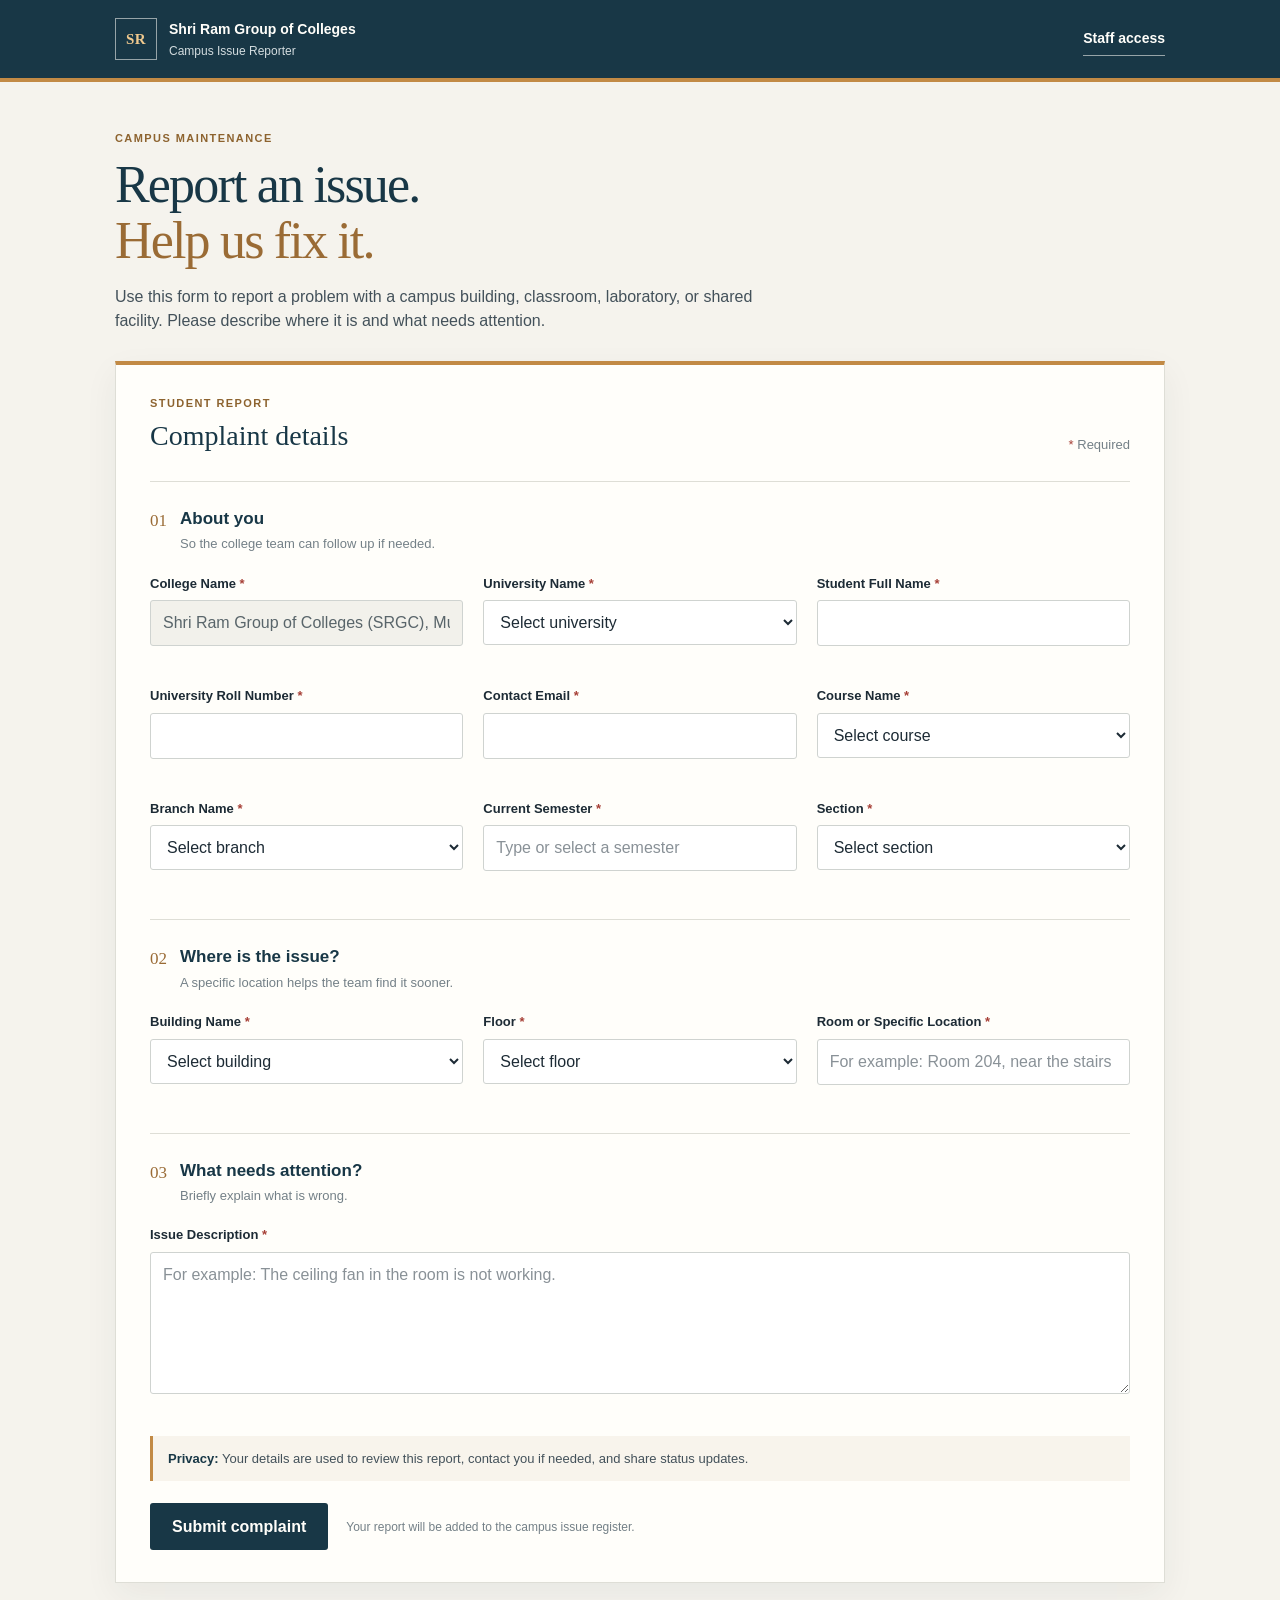
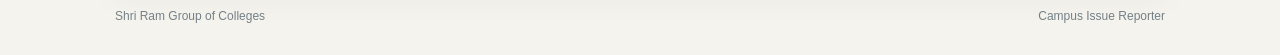
<file: index.html>
<!DOCTYPE html>
<html lang="en">
  <head>
    <meta charset="UTF-8" />
    <meta name="viewport" content="width=device-width, initial-scale=1.0" />
    <meta
      name="description"
      content="Report maintenance and infrastructure issues at Shri Ram Group of Colleges."
    />
    <title>Campus Issue Reporter | SRGC</title>
    <link rel="stylesheet" href="style.css" />
  </head>
  <body>
    <header class="site-header">
      <div class="page-width header-inner">
        <a class="brand" href="index.html" aria-label="Campus Issue Reporter home">
          <span class="brand-mark" aria-hidden="true">SR</span>
          <span class="brand-copy">
            <span class="brand-college">Shri Ram Group of Colleges</span>
            <span class="brand-product">Campus Issue Reporter</span>
          </span>
        </a>
        <a class="header-link" href="admin.html">Staff access</a>
      </div>
    </header>

    <main class="page-width main-content">
      <section class="intro" aria-labelledby="pageTitle">
        <p class="eyebrow">Campus maintenance</p>
        <h1 id="pageTitle">Report an issue.<br /><span>Help us fix it.</span></h1>
        <p class="intro-copy">
          Use this form to report a problem with a campus building, classroom,
          laboratory, or shared facility. Please describe where it is and what
          needs attention.
        </p>
      </section>

      <section class="form-card" aria-labelledby="formTitle">
        <div class="form-heading">
          <div>
            <p class="eyebrow">Student report</p>
            <h2 id="formTitle">Complaint details</h2>
          </div>
          <p class="required-note"><span class="required">*</span> Required</p>
        </div>

        <form id="issueForm" novalidate>
          <section class="form-section" aria-labelledby="studentSectionTitle">
            <div class="section-heading">
              <span class="section-number">01</span>
              <div>
                <h3 id="studentSectionTitle">About you</h3>
                <p>So the college team can follow up if needed.</p>
              </div>
            </div>

            <div class="form-grid">
              <div class="field">
                <label for="collegeName">College Name <span class="required">*</span></label>
                <input
                  id="collegeName"
                  name="collegeName"
                  type="text"
                  maxlength="120"
                  value="Shri Ram Group of Colleges (SRGC), Muzaffernagar"
                  readonly
                  required
                />
                <span class="error-message" data-error-for="collegeName"></span>
              </div>

              <div class="field">
                <label for="universityName">University Name <span class="required">*</span></label>
                <select id="universityName" name="universityName" required>
                  <option value="">Select university</option>
                  <option value="AKTU">AKTU</option>
                  <option value="MAA SHAKUMBHRI">MAA SHAKUMBHRI</option>
                  <option value="Other">Other</option>
                </select>
                <input
                  id="universityNameCustom"
                  type="text"
                  maxlength="80"
                  placeholder="Enter university name"
                  class="custom-input hidden"
                  aria-label="Custom university name"
                />
                <span class="error-message" data-error-for="universityName"></span>
              </div>

              <div class="field">
                <label for="studentName">Student Full Name <span class="required">*</span></label>
                <input id="studentName" name="studentName" type="text" maxlength="80" autocomplete="name" required />
                <span class="error-message" data-error-for="studentName"></span>
              </div>

              <div class="field">
                <label for="rollNumber">University Roll Number <span class="required">*</span></label>
                <input id="rollNumber" name="rollNumber" type="text" maxlength="30" required />
                <span class="error-message" data-error-for="rollNumber"></span>
              </div>

              <div class="field">
                <label for="email">Contact Email <span class="required">*</span></label>
                <input id="email" name="email" type="email" maxlength="100" autocomplete="email" required />
                <span class="error-message" data-error-for="email"></span>
              </div>

              <div class="field">
                <label for="course">Course Name <span class="required">*</span></label>
                <select id="course" name="course" required>
                  <option value="">Select course</option>
                  <option value="B.Tech">B.Tech</option>
                  <option value="B.Arch">B.Arch</option>
                  <option value="Polytechnic">Polytechnic</option>
                  <option value="Other">Other</option>
                </select>
                <input
                  id="courseCustom"
                  type="text"
                  maxlength="60"
                  placeholder="Enter course name"
                  class="custom-input hidden"
                  aria-label="Custom course name"
                />
                <span class="error-message" data-error-for="course"></span>
              </div>

              <div class="field">
                <label for="branch">Branch Name <span class="required">*</span></label>
                <select id="branch" name="branch" required>
                  <option value="">Select branch</option>
                  <option value="CSE">CSE</option>
                  <option value="CSE with AI/ML">CSE with AI/ML</option>
                  <option value="ECE">ECE</option>
                  <option value="Mechanical">Mechanical</option>
                  <option value="Civil">Civil</option>
                  <option value="Other">Other</option>
                </select>
                <input
                  id="branchCustom"
                  type="text"
                  maxlength="60"
                  placeholder="Enter branch name"
                  class="custom-input hidden"
                  aria-label="Custom branch name"
                />
                <span class="error-message" data-error-for="branch"></span>
              </div>

              <div class="field">
                <label for="currentSemester">Current Semester <span class="required">*</span></label>
                <input
                  id="currentSemester"
                  name="currentSemester"
                  type="text"
                  list="semesterOptions"
                  maxlength="20"
                  placeholder="Type or select a semester"
                  required
                />
                <datalist id="semesterOptions">
                  <option value="1 Sem"></option>
                  <option value="2 Sem"></option>
                  <option value="3 Sem"></option>
                  <option value="4 Sem"></option>
                  <option value="5 Sem"></option>
                  <option value="6 Sem"></option>
                  <option value="7 Sem"></option>
                  <option value="8 Sem"></option>
                </datalist>
                <span class="error-message" data-error-for="currentSemester"></span>
              </div>

              <div class="field">
                <label for="section">Section <span class="required">*</span></label>
                <select id="section" name="section" required>
                  <option value="">Select section</option>
                  <option value="Sec-A">Sec-A</option>
                  <option value="Sec-B">Sec-B</option>
                  <option value="Sec-C">Sec-C</option>
                  <option value="Sec-D">Sec-D</option>
                  <option value="Other">Other</option>
                </select>
                <input
                  id="sectionCustom"
                  type="text"
                  maxlength="20"
                  placeholder="Enter section"
                  class="custom-input hidden"
                  aria-label="Custom section name"
                />
                <span class="error-message" data-error-for="section"></span>
              </div>
            </div>
          </section>

          <section class="form-section" aria-labelledby="locationSectionTitle">
            <div class="section-heading">
              <span class="section-number">02</span>
              <div>
                <h3 id="locationSectionTitle">Where is the issue?</h3>
                <p>A specific location helps the team find it sooner.</p>
              </div>
            </div>

            <div class="form-grid">
              <div class="field">
                <label for="building">Building Name <span class="required">*</span></label>
                <select id="building" name="building" required>
                  <option value="">Select building</option>
                  <option value="Engineering Block">Engineering</option>
                  <option value="Architecture Block">Architecture</option>
                  <option value="Administrative Block">Administrative</option>
                  <option value="Library Block">Library</option>
                  <option value="Hostel Block">Hostel</option>
                  <option value="Workshop Block">Workshop</option>
                  <option value="Other">Other</option>
                </select>
                <input
                  id="buildingCustom"
                  type="text"
                  maxlength="60"
                  placeholder="Enter building name"
                  class="custom-input hidden"
                  aria-label="Custom building name"
                />
                <span class="error-message" data-error-for="building"></span>
              </div>

              <div class="field">
                <label for="floor">Floor <span class="required">*</span></label>
                <select id="floor" name="floor" required>
                  <option value="">Select floor</option>
                  <option value="Ground Floor">Ground Floor</option>
                  <option value="First Floor">First Floor</option>
                  <option value="Second Floor">Second Floor</option>
                  <option value="Third Floor">Third Floor</option>
                  <option value="Fourth Floor">Fourth Floor</option>
                  <option value="Other">Other</option>
                </select>
                <input
                  id="floorCustom"
                  type="text"
                  maxlength="40"
                  placeholder="Enter floor or level"
                  class="custom-input hidden"
                  aria-label="Custom floor"
                />
                <span class="error-message" data-error-for="floor"></span>
              </div>

              <div class="field">
                <label for="roomNumber">Room or Specific Location <span class="required">*</span></label>
                <input
                  id="roomNumber"
                  name="roomNumber"
                  type="text"
                  maxlength="80"
                  placeholder="For example: Room 204, near the stairs"
                  required
                />
                <span class="error-message" data-error-for="roomNumber"></span>
              </div>
            </div>
          </section>

          <section class="form-section last-section" aria-labelledby="issueSectionTitle">
            <div class="section-heading">
              <span class="section-number">03</span>
              <div>
                <h3 id="issueSectionTitle">What needs attention?</h3>
                <p>Briefly explain what is wrong.</p>
              </div>
            </div>

            <div class="field">
              <label for="issueDescription">Issue Description <span class="required">*</span></label>
              <textarea
                id="issueDescription"
                name="issueDescription"
                rows="5"
                maxlength="1000"
                placeholder="For example: The ceiling fan in the room is not working."
                required
              ></textarea>
              <span class="error-message" data-error-for="issueDescription"></span>
            </div>

            <div class="privacy-note">
              <strong>Privacy:</strong> Your details are used to review this report,
              contact you if needed, and share status updates.
            </div>

            <div class="form-footer">
              <button id="submitBtn" type="submit" class="primary-btn">Submit complaint</button>
              <p class="submit-hint">Your report will be added to the campus issue register.</p>
            </div>
            <div id="formMessage" class="form-message" aria-live="polite"></div>
          </section>
        </form>
      </section>

      <footer class="site-footer">
        <span>Shri Ram Group of Colleges</span>
        <span>Campus Issue Reporter</span>
      </footer>
    </main>

    <script src="script.js"></script>
  </body>
</html>
</file>
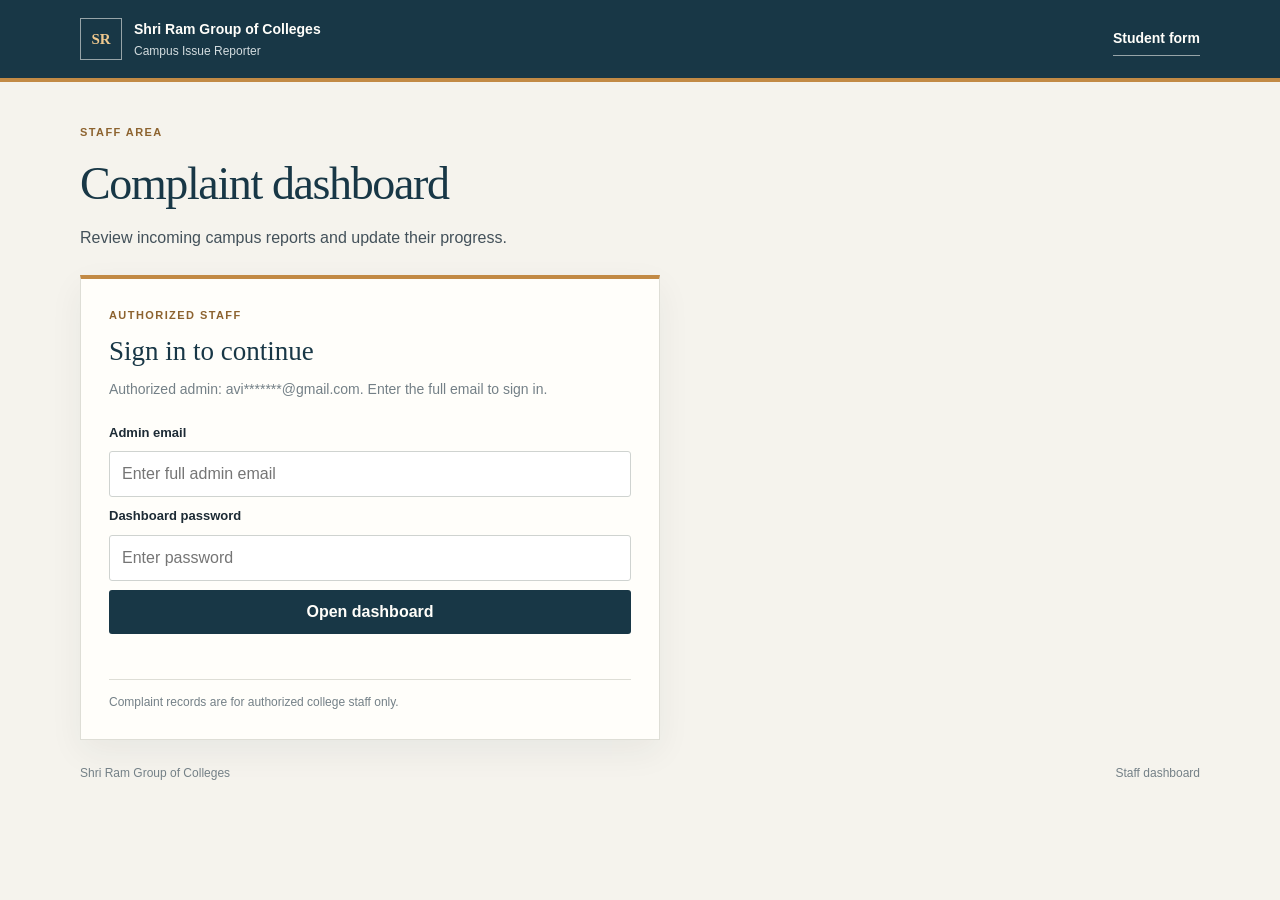
<file: admin.html>
<!DOCTYPE html>
<html lang="en">
  <head>
    <meta charset="UTF-8" />
    <meta name="viewport" content="width=device-width, initial-scale=1.0" />
    <meta name="robots" content="noindex, nofollow" />
    <title>Staff Dashboard | Campus Issue Reporter</title>
    <link rel="stylesheet" href="admin.css" />
  </head>
  <body>
    <header class="site-header">
      <div class="page-width header-inner">
        <a class="brand" href="index.html" aria-label="Campus Issue Reporter home">
          <span class="brand-mark" aria-hidden="true">SR</span>
          <span class="brand-copy">
            <span class="brand-college">Shri Ram Group of Colleges</span>
            <span class="brand-product">Campus Issue Reporter</span>
          </span>
        </a>
        <a class="header-link" href="index.html">Student form</a>
      </div>
    </header>

    <main class="page-width main-content">
      <section class="page-intro">
        <p class="eyebrow">Staff area</p>
        <h1>Complaint dashboard</h1>
        <p>Review incoming campus reports and update their progress.</p>
      </section>

      <section class="login-card" id="authCard">
        <div class="card-heading">
          <p class="eyebrow">Authorized staff</p>
          <h2>Sign in to continue</h2>
          <p>Authorized admin: avi*******@gmail.com. Enter the full email to sign in.</p>
        </div>
        <div class="login-box">
          <label for="adminEmail">Admin email</label>
          <input
            id="adminEmail"
            type="email"
            autocomplete="username"
            placeholder="Enter full admin email"
          />
          <label for="adminPassword">Dashboard password</label>
          <input
            id="adminPassword"
            type="password"
            autocomplete="current-password"
            placeholder="Enter password"
          />
          <button id="loginBtn" class="primary-btn" type="button">Open dashboard</button>
          <p id="loginError" class="login-error" aria-live="polite"></p>
        </div>
        <p class="access-note">
          Complaint records are for authorized college staff only.
        </p>
      </section>

      <section id="dashboardSection" class="dashboard hidden">
        <div class="dashboard-heading">
          <div>
            <p class="eyebrow">Issue register</p>
            <h2>Submitted complaints</h2>
            <p>Use the status menu to record the latest progress.</p>
          </div>
          <div class="dashboard-actions">
            <button
              id="filterToggleBtn"
              class="secondary-btn"
              type="button"
              aria-expanded="false"
              aria-controls="filterPanel"
            >
              Filter <span id="activeFilterCount" class="filter-count" aria-live="polite"></span>
            </button>
            <button id="refreshBtn" class="secondary-btn" type="button">Refresh list</button>
          </div>
        </div>

        <section id="filterPanel" class="filter-card hidden" aria-labelledby="filterTitle">
          <div class="filter-heading">
            <div>
              <h3 id="filterTitle">Filter complaints</h3>
              <p>Choose an option or type a value. Filters work together.</p>
            </div>
            <p id="complaintCount" class="complaint-count" aria-live="polite"></p>
          </div>
          <div class="filter-grid">
            <div class="filter-field filter-search">
              <label for="complaintSearch">Search all details</label>
              <input
                id="complaintSearch"
                type="search"
                placeholder="ID, student, roll number, issue..."
              />
            </div>
            <div class="filter-field">
              <label for="universityFilter">University</label>
              <select id="universityFilter">
                <option value="">All universities</option>
                <option value="AKTU">AKTU</option>
                <option value="MAA SHAKUMBHRI">MAA SHAKUMBHRI</option>
                <option value="Other">Other</option>
              </select>
            </div>
            <div class="filter-field">
              <label for="buildingFilter">Building</label>
              <select id="buildingFilter">
                <option value="">All buildings</option>
                <option value="Engineering Block">Engineering</option>
                <option value="Architecture Block">Architecture</option>
                <option value="Administrative Block">Administrative</option>
                <option value="Library Block">Library</option>
                <option value="Hostel Block">Hostel</option>
                <option value="Workshop Block">Workshop</option>
                <option value="Other">Other</option>
              </select>
            </div>
            <div class="filter-field">
              <label for="floorFilter">Floor</label>
              <select id="floorFilter">
                <option value="">All floors</option>
                <option value="Ground Floor">Ground Floor</option>
                <option value="First Floor">First Floor</option>
                <option value="Second Floor">Second Floor</option>
                <option value="Third Floor">Third Floor</option>
                <option value="Fourth Floor">Fourth Floor</option>
                <option value="Other">Other</option>
              </select>
            </div>
            <div class="filter-field">
              <label for="roomFilter">Room / location</label>
              <input id="roomFilter" type="search" list="roomOptions" placeholder="All rooms / locations" />
              <datalist id="roomOptions"></datalist>
            </div>
            <div class="filter-field">
              <label for="submittedFromFilter">Submitted from</label>
              <input id="submittedFromFilter" type="date" />
            </div>
            <div class="filter-field">
              <label for="submittedToFilter">Submitted to</label>
              <input id="submittedToFilter" type="date" />
            </div>
            <div class="filter-actions">
              <button id="clearFiltersBtn" class="secondary-btn" type="button">Clear filters</button>
            </div>
          </div>
          <p id="filterResultCount" class="filter-result-count" aria-live="polite"></p>
        </section>

        <div class="table-card">
          <div class="table-scroll">
            <table>
              <thead>
                <tr>
                  <th scope="col">Complaint ID</th>
                  <th scope="col">Student</th>
                  <th scope="col">Roll number</th>
                  <th scope="col">Semester</th>
                  <th scope="col">Location</th>
                  <th scope="col">Issue</th>
                  <th scope="col">Submitted</th>
                  <th scope="col">Status</th>
                  <th scope="col">Update status</th>
                </tr>
              </thead>
              <tbody id="complaintsTableBody">
                <tr>
                  <td colspan="9" class="empty-state">Log in to load complaints.</td>
                </tr>
              </tbody>
            </table>
          </div>
        </div>
      </section>

      <footer class="site-footer">
        <span>Shri Ram Group of Colleges</span>
        <span>Staff dashboard</span>
      </footer>
    </main>

    <script src="admin.js"></script>
  </body>
</html>
</file>
<file: style.css>
:root {
  --ink: #1d2b35;
  --ink-soft: #43515a;
  --muted: #748087;
  --paper: #f5f3ed;
  --white: #fffefa;
  --line: #deded6;
  --navy: #183746;
  --navy-dark: #122c39;
  --gold: #c28a45;
  --gold-pale: #f4eadb;
  --error: #a63e35;
  --success: #286044;
  --shadow: 0 12px 32px rgba(29, 43, 53, 0.06);
}

* {
  box-sizing: border-box;
}

html {
  scroll-behavior: smooth;
}

body {
  margin: 0;
  background: var(--paper);
  color: var(--ink);
  font-family: "Segoe UI", Arial, sans-serif;
  line-height: 1.5;
}

button,
input,
select,
textarea {
  font: inherit;
}

.page-width {
  width: min(1050px, calc(100% - 40px));
  margin: 0 auto;
}

.site-header {
  background: var(--navy);
  color: var(--white);
  border-bottom: 4px solid var(--gold);
}

.header-inner {
  min-height: 78px;
  display: flex;
  align-items: center;
  justify-content: space-between;
  gap: 20px;
}

.brand {
  display: flex;
  align-items: center;
  gap: 12px;
  color: inherit;
  text-decoration: none;
}

.brand-mark {
  width: 42px;
  height: 42px;
  display: grid;
  place-items: center;
  border: 1px solid rgba(255, 254, 250, 0.55);
  color: #f0c98e;
  font-family: Georgia, "Times New Roman", serif;
  font-size: 15px;
  font-weight: 700;
  letter-spacing: 0.03em;
}

.brand-copy,
.brand-college,
.brand-product {
  display: block;
}

.brand-college {
  font-size: 14px;
  font-weight: 700;
}

.brand-product {
  margin-top: 2px;
  color: #d3dcdf;
  font-size: 12px;
}

.header-link {
  color: var(--white);
  border-bottom: 1px solid rgba(255, 254, 250, 0.55);
  padding: 6px 0;
  text-decoration: none;
  font-size: 14px;
  font-weight: 600;
}

.header-link:hover,
.header-link:focus-visible {
  color: #f0c98e;
}

.main-content {
  padding-top: 48px;
}

.intro {
  max-width: 720px;
  margin-bottom: 28px;
}

.eyebrow {
  margin: 0 0 10px;
  color: #8d632f;
  font-size: 11px;
  font-weight: 800;
  letter-spacing: 0.13em;
  text-transform: uppercase;
}

.intro h1 {
  margin: 0;
  color: var(--navy);
  font-family: Georgia, "Times New Roman", serif;
  font-size: clamp(36px, 5vw, 52px);
  font-weight: 400;
  letter-spacing: -0.035em;
  line-height: 1.08;
}

.intro h1 span {
  color: #9a6b35;
}

.intro-copy {
  max-width: 650px;
  margin: 16px 0 0;
  color: var(--ink-soft);
  font-size: 16px;
}

.form-card {
  padding: 30px 34px 32px;
  border: 1px solid var(--line);
  border-top: 4px solid var(--gold);
  background: var(--white);
  box-shadow: var(--shadow);
}

.form-heading {
  display: flex;
  align-items: flex-end;
  justify-content: space-between;
  gap: 16px;
  padding-bottom: 24px;
  border-bottom: 1px solid var(--line);
}

.form-heading .eyebrow {
  margin-bottom: 4px;
}

.form-heading h2 {
  margin: 0;
  color: var(--navy);
  font-family: Georgia, "Times New Roman", serif;
  font-size: 28px;
  font-weight: 400;
}

.required-note {
  margin: 0 0 3px;
  color: var(--muted);
  font-size: 13px;
}

.required {
  color: var(--error);
}

.form-section {
  padding: 26px 0;
  border-bottom: 1px solid var(--line);
}

.last-section {
  padding-bottom: 0;
  border-bottom: 0;
}

.section-heading {
  display: flex;
  align-items: flex-start;
  gap: 13px;
  margin-bottom: 20px;
}

.section-number {
  flex: 0 0 auto;
  color: #9a6b35;
  font-family: Georgia, "Times New Roman", serif;
  font-size: 17px;
}

.section-heading h3 {
  margin: 0;
  color: var(--navy);
  font-size: 17px;
  line-height: 1.3;
}

.section-heading p {
  margin: 4px 0 0;
  color: var(--muted);
  font-size: 13px;
}

.form-grid {
  display: grid;
  grid-template-columns: repeat(3, minmax(0, 1fr));
  gap: 18px 20px;
}

.field {
  min-width: 0;
  display: flex;
  flex-direction: column;
  gap: 7px;
}

.field label {
  color: var(--ink);
  font-size: 13px;
  font-weight: 700;
}

input,
select,
textarea {
  width: 100%;
  min-height: 45px;
  padding: 10px 12px;
  border: 1px solid #cfd3d0;
  border-radius: 3px;
  background: #fff;
  color: var(--ink);
}

#currentSemester {
  color-scheme: light;
}

#semesterOptions option {
  background-color: #fff;
  color: var(--ink);
}

input[readonly] {
  background: #f2f1eb;
  color: #59656a;
}

input::placeholder,
textarea::placeholder {
  color: #899197;
}

input:focus,
select:focus,
textarea:focus {
  border-color: var(--navy);
  outline: 3px solid rgba(24, 55, 70, 0.13);
  outline-offset: 1px;
}

textarea {
  min-height: 132px;
  resize: vertical;
}

.custom-input {
  margin-top: 2px;
}

.hidden {
  display: none;
}

.error-message {
  min-height: 15px;
  color: var(--error);
  font-size: 12px;
  line-height: 1.25;
}

.input-error {
  border-color: var(--error) !important;
  outline: 2px solid rgba(166, 62, 53, 0.12);
}

.privacy-note {
  margin-top: 20px;
  padding: 13px 15px;
  border-left: 3px solid var(--gold);
  background: #f8f4ec;
  color: var(--ink-soft);
  font-size: 13px;
}

.privacy-note strong {
  color: var(--navy);
}

.form-footer {
  display: flex;
  align-items: center;
  gap: 18px;
  margin-top: 22px;
}

.primary-btn {
  min-height: 47px;
  padding: 11px 22px;
  border: 0;
  border-radius: 3px;
  background: var(--navy);
  color: var(--white);
  cursor: pointer;
  font-weight: 700;
  transition: background-color 140ms ease;
}

.primary-btn:hover:not(:disabled) {
  background: var(--navy-dark);
}

.primary-btn:focus-visible,
.header-link:focus-visible {
  outline: 3px solid #d5a25e;
  outline-offset: 3px;
}

.primary-btn:disabled {
  cursor: wait;
  opacity: 0.7;
}

.submit-hint {
  margin: 0;
  color: var(--muted);
  font-size: 12px;
}

.form-message {
  display: none;
  margin-top: 16px;
  padding: 12px 14px;
  border-left: 3px solid currentColor;
  font-size: 14px;
  font-weight: 600;
}

.form-message.success {
  display: block;
  background: #edf5ef;
  color: var(--success);
}

.form-message.error {
  display: block;
  background: #fbefed;
  color: var(--error);
}

.site-footer {
  display: flex;
  justify-content: space-between;
  gap: 16px;
  padding: 24px 0 30px;
  color: var(--muted);
  font-size: 12px;
}

@media (max-width: 850px) {
  .form-grid {
    grid-template-columns: repeat(2, minmax(0, 1fr));
  }
}

@media (max-width: 600px) {
  .page-width {
    width: min(100% - 28px, 520px);
  }

  .header-inner {
    min-height: 70px;
  }

  .brand-mark {
    width: 38px;
    height: 38px;
  }

  .brand-college {
    max-width: 210px;
    font-size: 12px;
  }

  .brand-product {
    font-size: 11px;
  }

  .header-link {
    font-size: 12px;
  }

  .main-content {
    padding-top: 34px;
  }

  .intro {
    margin-bottom: 22px;
  }

  .intro h1 {
    font-size: 39px;
  }

  .intro-copy {
    font-size: 14px;
  }

  .form-card {
    padding: 23px 18px;
  }

  .form-heading {
    align-items: flex-start;
  }

  .form-heading h2 {
    font-size: 24px;
  }

  .form-grid {
    grid-template-columns: 1fr;
    gap: 12px;
  }

  .field {
    gap: 5px;
  }

  .form-footer {
    align-items: flex-start;
    flex-direction: column;
    gap: 10px;
  }

  .primary-btn {
    width: 100%;
  }
}
</file>
<file: admin.css>
:root {
  --ink: #1d2b35;
  --ink-soft: #43515a;
  --muted: #748087;
  --paper: #f5f3ed;
  --white: #fffefa;
  --line: #deded6;
  --navy: #183746;
  --navy-dark: #122c39;
  --gold: #c28a45;
  --error: #a63e35;
  --success: #286044;
  --shadow: 0 12px 32px rgba(29, 43, 53, 0.06);
}

* {
  box-sizing: border-box;
}

body {
  margin: 0;
  background: var(--paper);
  color: var(--ink);
  font-family: "Segoe UI", Arial, sans-serif;
  line-height: 1.5;
}

button,
input,
select {
  font: inherit;
}

.page-width {
  width: min(1120px, calc(100% - 40px));
  margin: 0 auto;
}

.site-header {
  background: var(--navy);
  color: var(--white);
  border-bottom: 4px solid var(--gold);
}

.header-inner {
  min-height: 78px;
  display: flex;
  align-items: center;
  justify-content: space-between;
  gap: 20px;
}

.brand {
  display: flex;
  align-items: center;
  gap: 12px;
  color: inherit;
  text-decoration: none;
}

.brand-mark {
  width: 42px;
  height: 42px;
  display: grid;
  place-items: center;
  border: 1px solid rgba(255, 254, 250, 0.55);
  color: #f0c98e;
  font-family: Georgia, "Times New Roman", serif;
  font-size: 15px;
  font-weight: 700;
}

.brand-copy,
.brand-college,
.brand-product {
  display: block;
}

.brand-college {
  font-size: 14px;
  font-weight: 700;
}

.brand-product {
  margin-top: 2px;
  color: #d3dcdf;
  font-size: 12px;
}

.header-link {
  color: var(--white);
  border-bottom: 1px solid rgba(255, 254, 250, 0.55);
  padding: 6px 0;
  text-decoration: none;
  font-size: 14px;
  font-weight: 600;
}

.header-link:hover,
.header-link:focus-visible {
  color: #f0c98e;
}

.main-content {
  padding-top: 42px;
}

.eyebrow {
  margin: 0 0 8px;
  color: #8d632f;
  font-size: 11px;
  font-weight: 800;
  letter-spacing: 0.13em;
  text-transform: uppercase;
}

.page-intro {
  margin-bottom: 25px;
}

.page-intro h1 {
  margin: 0;
  color: var(--navy);
  font-family: Georgia, "Times New Roman", serif;
  font-size: clamp(34px, 5vw, 46px);
  font-weight: 400;
  letter-spacing: -0.03em;
}

.page-intro > p:last-child {
  margin: 8px 0 0;
  color: var(--ink-soft);
}

.login-card,
.table-card {
  border: 1px solid var(--line);
  border-top: 4px solid var(--gold);
  background: var(--white);
  box-shadow: var(--shadow);
}

.login-card {
  max-width: 580px;
  padding: 28px;
}

.card-heading h2,
.dashboard-heading h2 {
  margin: 0;
  color: var(--navy);
  font-family: Georgia, "Times New Roman", serif;
  font-size: 27px;
  font-weight: 400;
}

.card-heading > p:last-child,
.dashboard-heading > div > p:last-child {
  margin: 7px 0 0;
  color: var(--muted);
  font-size: 14px;
}

.login-box {
  display: grid;
  gap: 9px;
  margin-top: 23px;
}

.login-box label {
  font-size: 13px;
  font-weight: 700;
}

input,
select {
  min-height: 44px;
  padding: 10px 12px;
  border: 1px solid #cfd3d0;
  border-radius: 3px;
  background: #fff;
  color: var(--ink);
}

input:focus,
select:focus {
  border-color: var(--navy);
  outline: 3px solid rgba(24, 55, 70, 0.13);
  outline-offset: 1px;
}

.primary-btn,
.secondary-btn {
  min-height: 43px;
  padding: 10px 17px;
  border: 0;
  border-radius: 3px;
  cursor: pointer;
  font-weight: 700;
}

.primary-btn {
  background: var(--navy);
  color: var(--white);
}

.primary-btn:hover {
  background: var(--navy-dark);
}

.secondary-btn {
  border: 1px solid #c9d0d0;
  background: transparent;
  color: var(--navy);
}

.secondary-btn:hover {
  background: #eef1ef;
}

.primary-btn:focus-visible,
.secondary-btn:focus-visible,
.header-link:focus-visible {
  outline: 3px solid #d5a25e;
  outline-offset: 3px;
}

.login-error {
  min-height: 18px;
  margin: 0;
  color: var(--error);
  font-size: 13px;
}

.access-note {
  margin: 18px 0 0;
  padding-top: 13px;
  border-top: 1px solid var(--line);
  color: var(--muted);
  font-size: 12px;
}

.hidden {
  display: none;
}

.dashboard {
  margin-top: 36px;
}

.dashboard-actions {
  display: flex;
  gap: 10px;
}

.filter-count {
  margin-left: 3px;
  font-size: 12px;
}

.filter-card {
  margin-bottom: 20px;
  padding: 20px;
  border: 1px solid var(--line);
  border-top: 3px solid var(--gold);
  background: var(--white);
  box-shadow: var(--shadow);
}

.filter-heading {
  display: flex;
  align-items: flex-start;
  justify-content: space-between;
  gap: 16px;
  margin-bottom: 16px;
}

.filter-heading h3 {
  margin: 0;
  color: var(--navy);
  font-size: 17px;
}

.filter-heading > div > p {
  margin: 4px 0 0;
  color: var(--muted);
  font-size: 13px;
}

.complaint-count {
  margin: 2px 0 0;
  color: var(--muted);
  font-size: 13px;
  text-align: right;
}

.filter-grid {
  display: grid;
  grid-template-columns: repeat(3, minmax(0, 1fr));
  gap: 13px;
  align-items: end;
}

.filter-field {
  min-width: 0;
}

.filter-field label {
  display: block;
  margin-bottom: 5px;
  color: var(--ink);
  font-size: 12px;
  font-weight: 700;
}

.filter-field input,
.filter-field select {
  width: 100%;
  min-width: 0;
}

.filter-search {
  grid-column: 1 / -1;
}

.filter-actions {
  display: flex;
  justify-content: flex-end;
  grid-column: 1 / -1;
}

.filter-result-count {
  margin: 14px 0 0;
  color: var(--muted);
  font-size: 13px;
}

.dashboard-heading {
  display: flex;
  align-items: flex-end;
  justify-content: space-between;
  gap: 20px;
  margin-bottom: 18px;
}

.table-card {
  border-top-width: 3px;
}

.table-scroll {
  overflow-x: auto;
}

table {
  width: 100%;
  min-width: 950px;
  border-collapse: collapse;
}

th,
td {
  padding: 13px 12px;
  border-bottom: 1px solid var(--line);
  text-align: left;
  vertical-align: top;
}

th {
  background: #f1f0e9;
  color: var(--navy);
  font-size: 12px;
  font-weight: 800;
  white-space: nowrap;
}

td {
  color: var(--ink-soft);
  font-size: 13px;
}

tbody tr:last-child td {
  border-bottom: 0;
}

.status-select {
  min-width: 135px;
}

.status-badge {
  display: inline-block;
  padding: 4px 9px;
  border-radius: 2px;
  font-size: 12px;
  font-weight: 700;
  white-space: nowrap;
}

.status-pending {
  background: #f7ecd9;
  color: #815719;
}

.status-in-progress {
  background: #e7eef1;
  color: #315666;
}

.status-resolved {
  background: #e6f1e9;
  color: var(--success);
}

.empty-state {
  padding: 26px 12px;
  color: var(--muted);
  text-align: center;
}

.site-footer {
  display: flex;
  justify-content: space-between;
  gap: 16px;
  padding: 24px 0 30px;
  color: var(--muted);
  font-size: 12px;
}

@media (max-width: 600px) {
  .page-width {
    width: min(100% - 28px, 520px);
  }

  .header-inner {
    min-height: 70px;
  }

  .brand-mark {
    width: 38px;
    height: 38px;
  }

  .brand-college {
    max-width: 210px;
    font-size: 12px;
  }

  .brand-product {
    font-size: 11px;
  }

  .header-link {
    font-size: 12px;
  }

  .main-content {
    padding-top: 32px;
  }

  .login-card {
    padding: 22px 18px;
  }

  .dashboard-heading {
    align-items: flex-start;
    flex-direction: column;
  }

  .dashboard-actions {
    width: 100%;
  }

  .dashboard-actions .secondary-btn {
    flex: 1;
  }

  .filter-card {
    padding: 17px 14px;
  }

  .filter-grid {
    grid-template-columns: 1fr;
    gap: 11px;
  }

  .filter-search {
    grid-column: 1 / -1;
  }

  .filter-actions .secondary-btn {
    width: 100%;
  }

  .site-footer {
    flex-direction: column;
    gap: 4px;
  }
}
</file>
